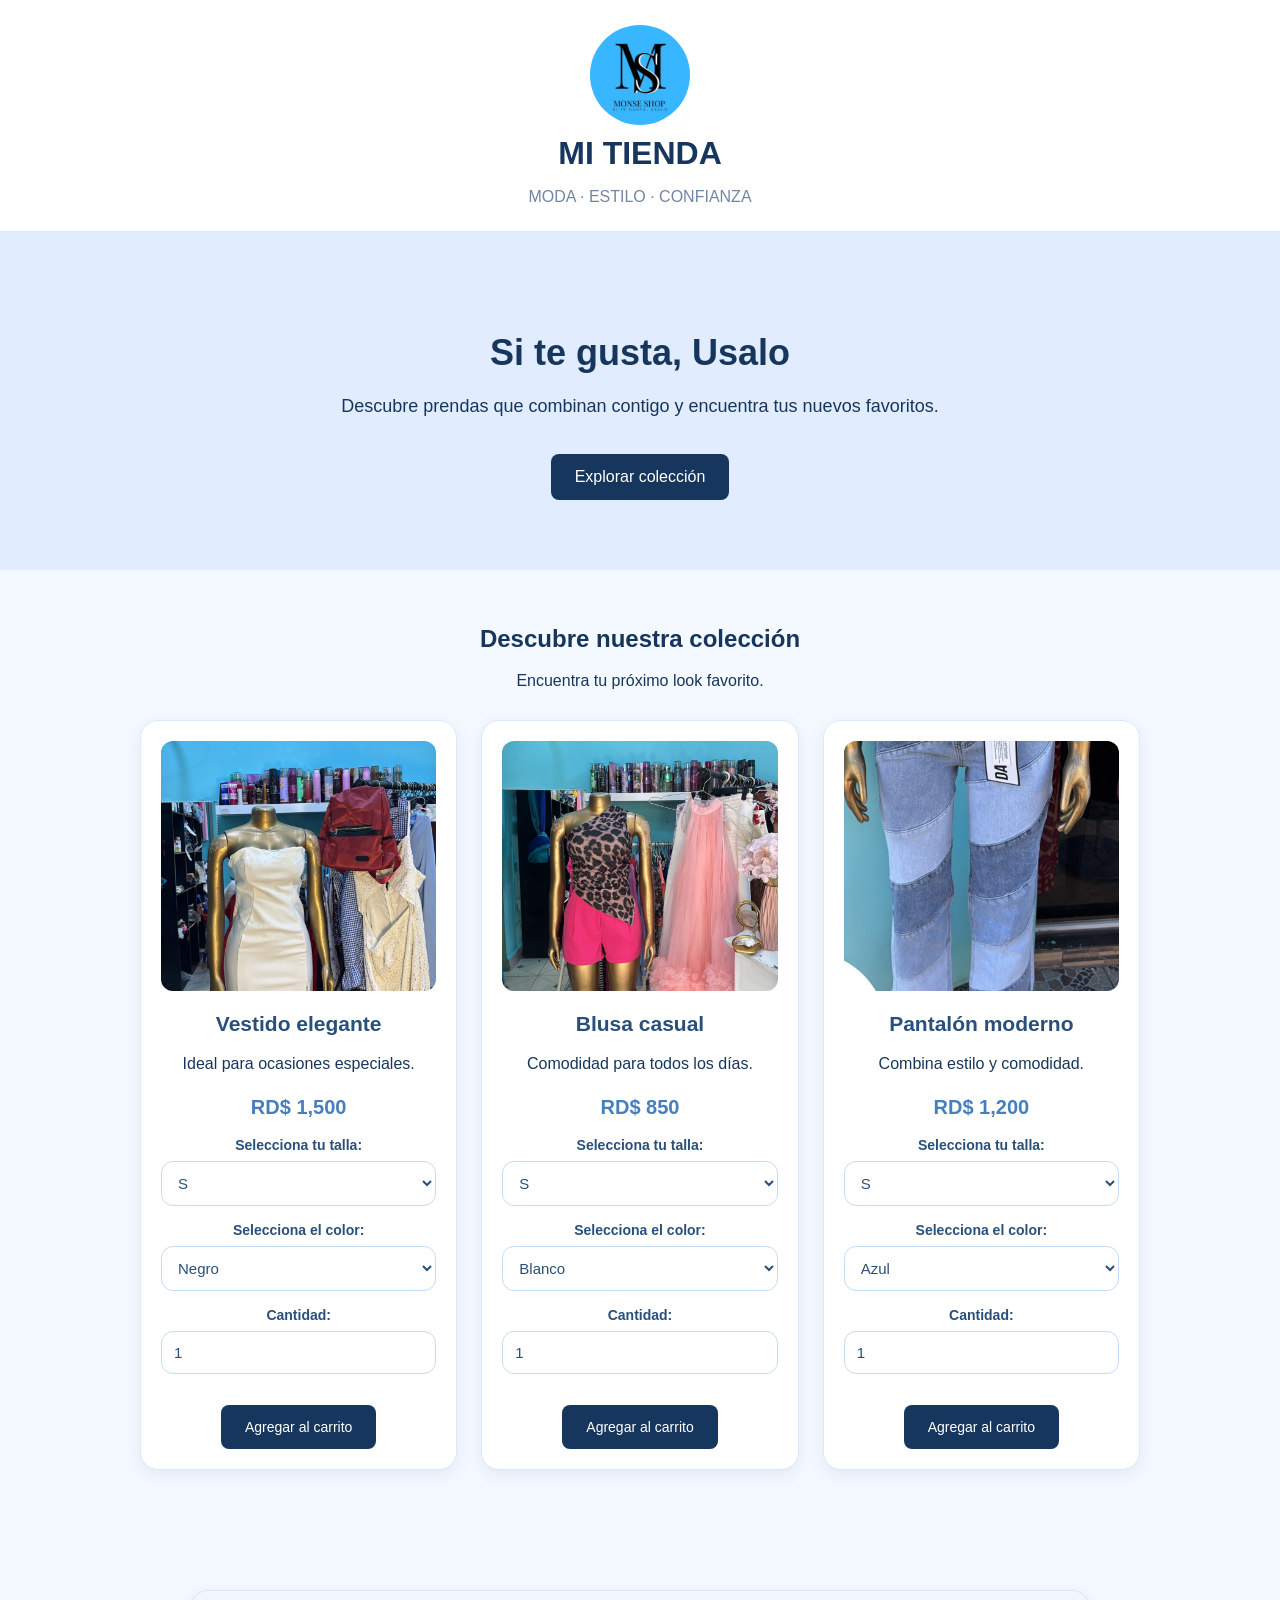
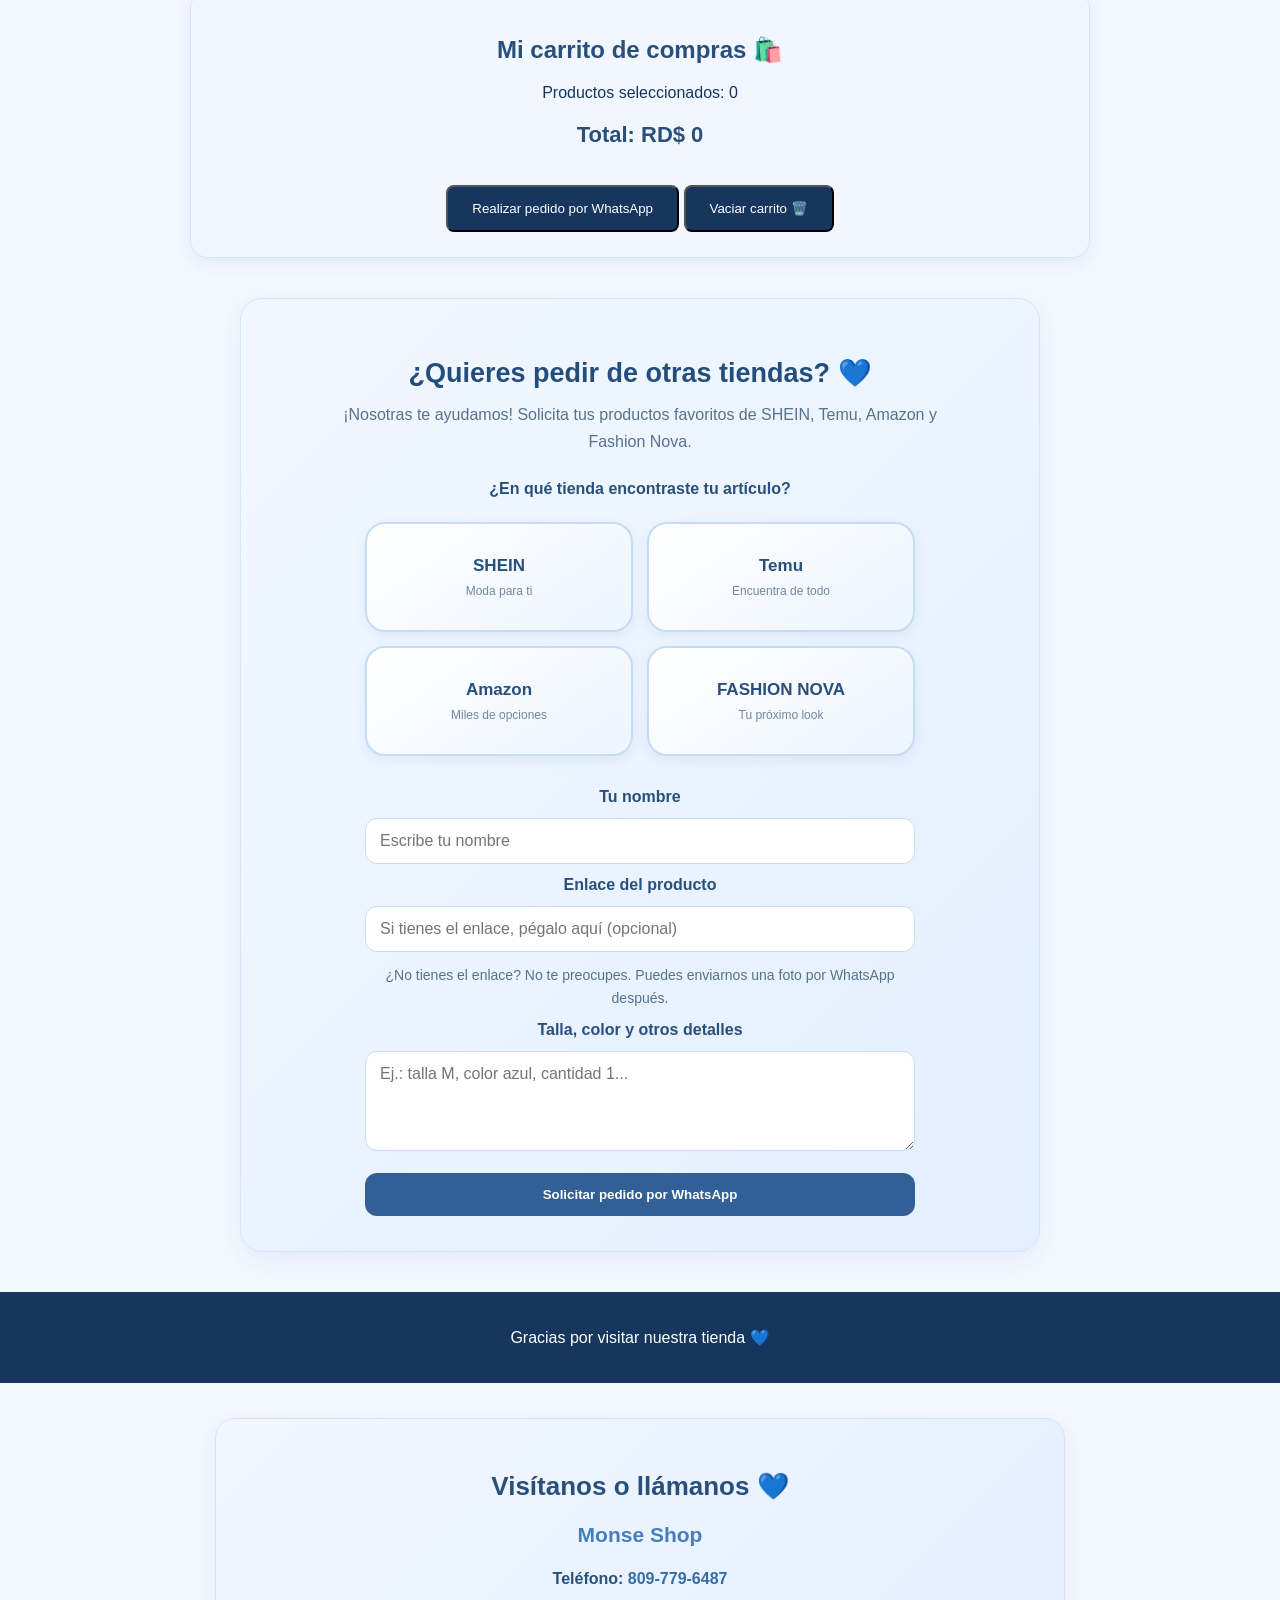
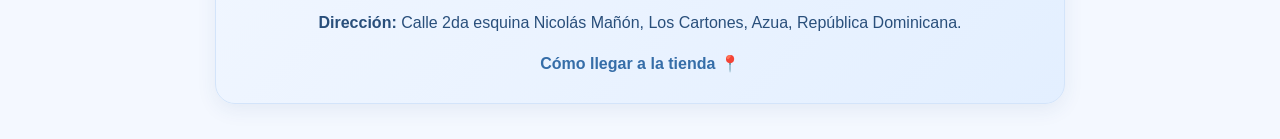
<file: index.html>
<!DOCTYPE html>
<html lang="es">
<head>
    <meta charset="UTF-8">
    <meta name="viewport" content="width=device-width, initial-scale=1.0">
    <title>Monse shop</title>
    <link rel="stylesheet" href="style.css">
</head>
<body>
<header>
    <img src="imagenes/Logo.jpeg" alt="Logo de mi tienda" class="logo">

    <h1>MI TIENDA</h1>
    <p>MODA · ESTILO · CONFIANZA</p>
</header>

    <main>
        <section class="portada">
            <h2>Si te gusta, Usalo</h2>

            <p>
                Descubre prendas que combinan contigo
                y encuentra tus nuevos favoritos.
            </p>

            <a href="#coleccion" class="boton">
                Explorar colección
            </a>
        </section>

        <section id="coleccion">
    <h2>Descubre nuestra colección</h2>
    <p>Encuentra tu próximo look favorito.</p>

    <div class="productos">

        <article class="producto">
            <div class="foto-producto">
            <img src="imagenes/Vestido.jpeg"  alt="vestido elegante">
            </div>
            <h3>Vestido elegante</h3>
            <p>Ideal para ocasiones especiales.</p>
           <p class="precio">RD$ 1,500</p>

<label for="talla-vestido">Selecciona tu talla:</label>
<select id="talla-vestido" class="opcion-producto">
    <option value="S">S</option>
    <option value="M">M</option>
    <option value="L">L</option>
    <option value="XL">XL</option>
</select>

<label for="color-vestido">Selecciona el color:</label>
<select id="color-vestido" class="opcion-producto">
    <option value="Negro">Negro</option>
    <option value="Azul">Azul</option>
    <option value="Blanco">Blanco</option>
    <option value="Rojo">Rojo</option>
</select>

<label for="cantidad-vestido">Cantidad:</label>
<input type="number" id="cantidad-vestido"
       class="opcion-producto" min="1" step="1" value="1" required>

<button class="boton agregar-carrito"
        data-nombre="Vestido elegante"
        data-precio="1500"
        data-talla="talla-vestido"
        data-color="color-vestido"
        data-cantidad="cantidad-vestido">
    Agregar al carrito
</button>
 
</a>
        </article>

        <article class="producto">
            <div class="foto-producto">
            <img src="imagenes/Blusa.jpeg"  alt="Blusa casual">
            </div>
            <h3>Blusa casual</h3>
            <p>Comodidad para todos los días.</p>
           <p class="precio">RD$ 850</p>

<label for="talla-blusa">Selecciona tu talla:</label>
<select id="talla-blusa" class="opcion-producto">
    <option value="S">S</option>
    <option value="M">M</option>
    <option value="L">L</option>
    <option value="XL">XL</option>
</select>

<label for="color-blusa">Selecciona el color:</label>
<select id="color-blusa" class="opcion-producto">
    <option value="Blanco">Blanco</option>
    <option value="Negro">Negro</option>
    <option value="Azul">Azul</option>
    <option value="Rosado">Rosado</option>
</select>

<label for="cantidad-blusa">Cantidad:</label>
<input type="number" id="cantidad-blusa"
       class="opcion-producto" min="1" step="1" value="1" required>

<button class="boton agregar-carrito"
        data-nombre="Blusa casual"
        data-precio="850"
        data-talla="talla-blusa"
        data-color="color-blusa"
        data-cantidad="cantidad-blusa">
    Agregar al carrito
</button>
  
        </article>

        <article class="producto">
            <div class="foto-producto">
            <img src="imagenes/Jeans.jpeg"  alt="Pantalón moderno">
            </div>
            <h3>Pantalón moderno</h3>
            <p>Combina estilo y comodidad.</p>
           <p class="precio">RD$ 1,200</p>

<label for="talla-jeans">Selecciona tu talla:</label>
<select id="talla-jeans" class="opcion-producto">
    <option value="S">S</option>
    <option value="M">M</option>
    <option value="L">L</option>
    <option value="XL">XL</option>
</select>

<label for="color-jeans">Selecciona el color:</label>
<select id="color-jeans" class="opcion-producto">
    <option value="Azul">Azul</option>
    <option value="Negro">Negro</option>
    <option value="Gris">Gris</option>
    <option value="Blanco">Blanco</option>
</select>

<label for="cantidad-jeans">Cantidad:</label>
<input type="number" id="cantidad-jeans"
       class="opcion-producto" min="1" step="1" value="1" required>

<button class="boton agregar-carrito"
        data-nombre="Pantalón moderno"
        data-precio="1200"
        data-talla="talla-jeans"
        data-color="color-jeans"
        data-cantidad="cantidad-jeans">
    Agregar al carrito
</button>
</a>
        </article>

    </div>
</section>
<section id="carrito-compras">
    <h2>Mi carrito de compras 🛍️</h2>

    <p>
        Productos seleccionados:
        <span id="cantidad-carrito">0</span>
    </p>

    <ul id="lista-carrito"></ul>

    <h3>
        Total:
        <span id="total-carrito">RD$ 0</span>
    </h3>
    <button id="enviar-whatsapp" class="boton">
    Realizar pedido por WhatsApp
</button>

<button id="vaciar-carrito" class="boton">
    Vaciar carrito 🗑️
</button>
</section>
    </main>
<section id="pedidos-especiales">
    <h2>¿Quieres pedir de otras tiendas? 💙</h2>

    <p>
        ¡Nosotras te ayudamos! Solicita tus productos
        favoritos de SHEIN, Temu, Amazon y Fashion Nova.
    </p>

    <form id="formulario-pedido">
        <label>¿En qué tienda encontraste tu artículo?</label>

<div class="tiendas-grid">

    <button type="button" class="tarjeta-tienda"
        data-tienda="SHEIN">
        <span class="nombre-tienda">SHEIN</span>
        <span class="texto-tienda">Moda para ti</span>
    </button>

    <button type="button" class="tarjeta-tienda"
        data-tienda="Temu">
        <span class="nombre-tienda">Temu</span>
        <span class="texto-tienda">Encuentra de todo</span>
    </button>

    <button type="button" class="tarjeta-tienda"
        data-tienda="Amazon">
        <span class="nombre-tienda">Amazon</span>
        <span class="texto-tienda">Miles de opciones</span>
    </button>

    <button type="button" class="tarjeta-tienda"
        data-tienda="Fashion Nova">
        <span class="nombre-tienda">FASHION NOVA</span>
        <span class="texto-tienda">Tu próximo look</span>
    </button>

</div>

<input type="hidden" id="tienda-pedido" required>

        <label for="nombre-cliente">
            Tu nombre
        </label>

        <input
            type="text"
            id="nombre-cliente"
            placeholder="Escribe tu nombre"
            required
        >

        <label for="enlace-producto">
            Enlace del producto
        </label>

        <input
    type="url"
    id="enlace-producto"
    placeholder="Si tienes el enlace, pégalo aquí (opcional)"
>
<p class="ayuda-formulario">
    ¿No tienes el enlace? No te preocupes.
    Puedes enviarnos una foto por WhatsApp después.
</p>

        <label for="detalles-pedido">
            Talla, color y otros detalles
        </label>

        <textarea
            id="detalles-pedido"
            placeholder="Ej.: talla M, color azul, cantidad 1..."
            rows="4"
            required
        ></textarea>

        <button type="submit" class="boton">
            Solicitar pedido por WhatsApp
        </button>
    </form>
</section>
    <footer>
        <p>Gracias por visitar nuestra tienda 💙</p>
    </footer>
<script src="script.js"></script>

<!-- Información de contacto de Monse Shop -->
<section id="contacto">
    <h2>Visítanos o llámanos 💙</h2>

    <h3>Monse Shop</h3>

    <p>
        <strong>Teléfono:</strong>
        <a href="tel:+18097796487">809-779-6487</a>
    </p>

    <p>
        <strong>Dirección:</strong>
        Calle 2da esquina Nicolás Mañón,
        Los Cartones, Azua, República Dominicana.
    </p>

    <a
        href="https://www.google.com/maps/search/?api=1&query=Calle+2da+esquina+Nicolas+Manon+Los+Cartones+Azua+Republica+Dominicana"
        target="_blank"
        rel="noopener noreferrer"
    >
        Cómo llegar a la tienda 📍
    </a>
</section>
</body>
</html>
</file>
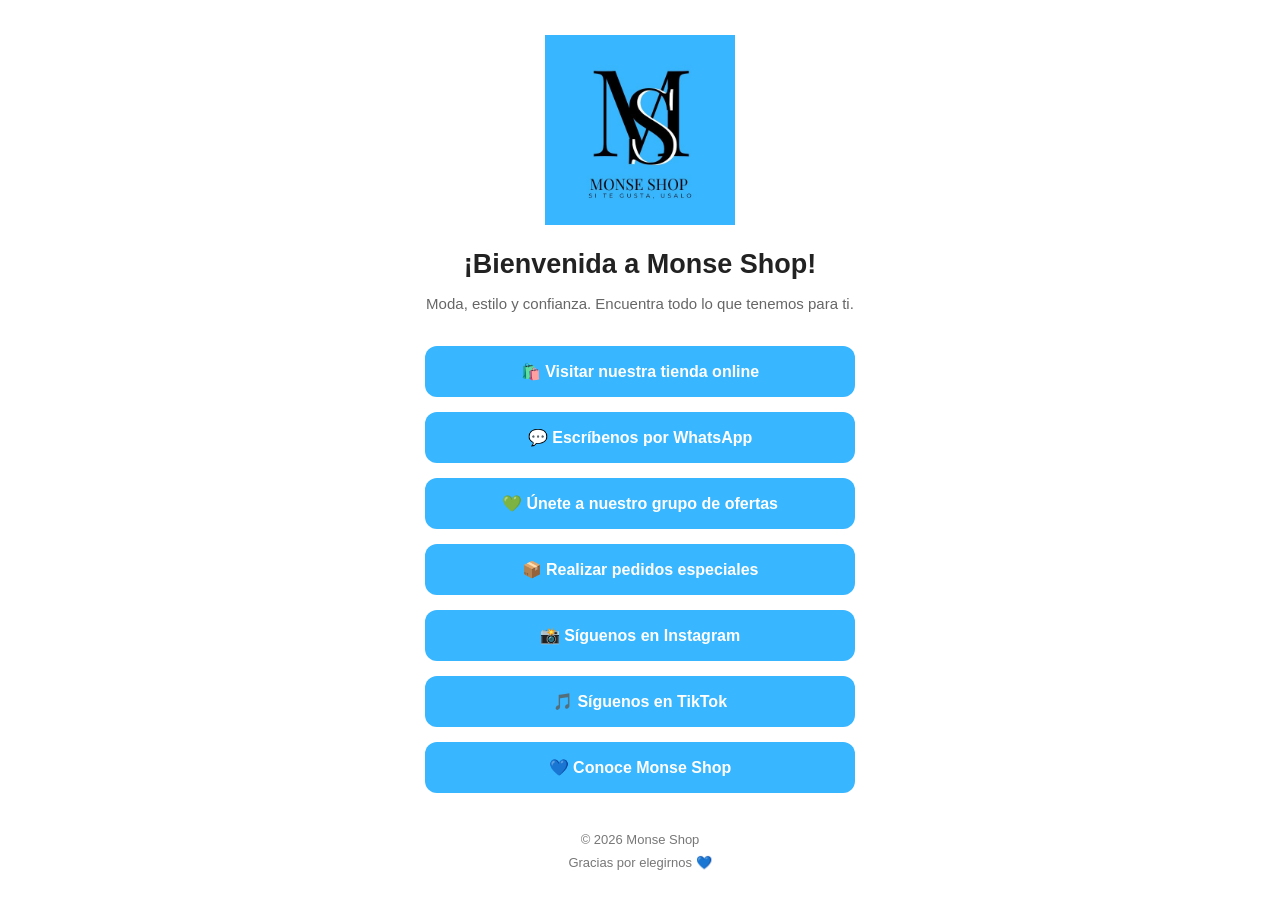
<file: enlaces.html>
<!DOCTYPE html>
<html lang="es">
<head>
    <meta charset="UTF-8">
    <meta name="viewport" content="width=device-width, initial-scale=1.0">

    <title>Monse Shop | Mis enlaces</title>

    <link rel="stylesheet" href="enlaces.css">
</head>

<body>

    <main class="contenedor">

        <img src="../imagenes/Logo.jpeg"
             alt="Logo de Monse Shop"
             class="logo">

        <h1>¡Bienvenida a Monse Shop!</h1>

        <p class="descripcion">
            Moda, estilo y confianza. 
            Encuentra todo lo que tenemos para ti.
        </p>

        <div class="enlaces">

   <a href="index.html" class="boton">
                🛍️ Visitar nuestra tienda online
            </a>

                    <a href="https://wa.me/18097796487?text=Hola%20Monse%20Shop,%20me%20gustaría%20recibir%20información."
   class="boton"
   target="_blank"
   rel="noopener noreferrer">
    💬 Escríbenos por WhatsApp
</a>

            <a href="https://chat.whatsapp.com/KAKTNoMFHKgJJ9S9ApUNiF"
   class="boton"
   target="_blank"
   rel="noopener noreferrer">
    💚 Únete a nuestro grupo de ofertas
</a>

            <a href="../index.html#pedidos-especiales" class="boton">
    📦 Realizar pedidos especiales
</a>

            <a href="https://www.instagram.com/monse_shop_rd/"
   class="boton"
   target="_blank"
   rel="noopener noreferrer">
    📸 Síguenos en Instagram
</a>
          <a href="https://www.tiktok.com/@monse_shop"
   class="boton"
   target="_blank"
   rel="noopener noreferrer">
    🎵 Síguenos en TikTok
</a>

           <a href="nosotros.html" class="boton">
    💙 Conoce Monse Shop
</a>

        </div>

        <footer>
            © 2026 Monse Shop
            <p>Gracias por elegirnos 💙</p>
        </footer>

    </main>

</body>
</html>
</file>
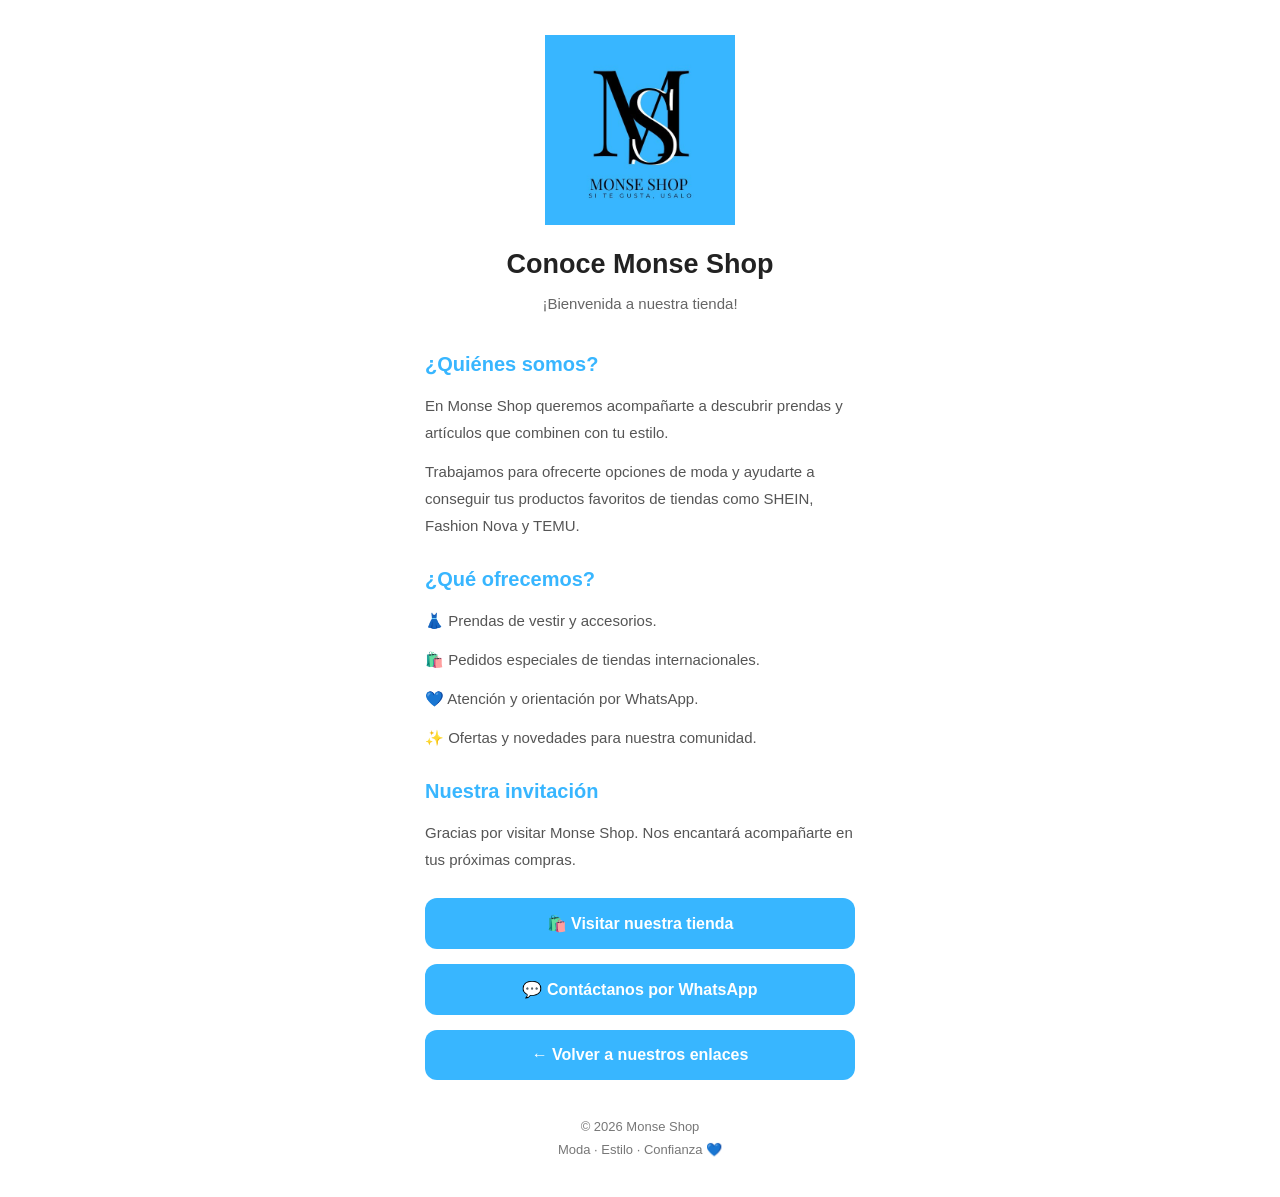
<file: nosotros.html>
<!DOCTYPE html>
<html lang="es">
<head>
    <meta charset="UTF-8">
    <meta name="viewport" content="width=device-width, initial-scale=1.0">

    <title>Conoce Monse Shop</title>

    <link rel="stylesheet" href="enlaces.css">
</head>

<body>

    <main class="contenedor">

        <img src="../imagenes/Logo.jpeg"
             alt="Logo de Monse Shop"
             class="logo">

        <h1>Conoce Monse Shop</h1>

        <p class="descripcion">
            ¡Bienvenida a nuestra tienda!
        </p>

        <section class="presentacion">

            <h2>¿Quiénes somos?</h2>

            <p>
                En Monse Shop queremos acompañarte a descubrir
                prendas y artículos que combinen con tu estilo.
            </p>

            <p>
                Trabajamos para ofrecerte opciones de moda
                y ayudarte a conseguir tus productos favoritos
                de tiendas como SHEIN, Fashion Nova y TEMU.
            </p>

            <h2>¿Qué ofrecemos?</h2>

            <p>👗 Prendas de vestir y accesorios.</p>
            <p>🛍️ Pedidos especiales de tiendas internacionales.</p>
            <p>💙 Atención y orientación por WhatsApp.</p>
            <p>✨ Ofertas y novedades para nuestra comunidad.</p>

            <h2>Nuestra invitación</h2>

            <p>
                Gracias por visitar Monse Shop.
                Nos encantará acompañarte en tus próximas compras.
            </p>

        </section>

        <div class="enlaces">

            <a href="../index.html" class="boton">
                🛍️ Visitar nuestra tienda
            </a>

            <a href="https://wa.me/18097796487"
               class="boton"
               target="_blank"
               rel="noopener noreferrer">
                💬 Contáctanos por WhatsApp
            </a>

            <a href="enlaces.html" class="boton">
                ← Volver a nuestros enlaces
            </a>

        </div>

        <footer>
            © 2026 Monse Shop
            <p>Moda · Estilo · Confianza 💙</p>
        </footer>

    </main>

</body>
</html>
</file>
<file: style.css>
/* Colores y estilos generales de la tienda */

* {
    box-sizing: border-box;
}

body {
    margin: 0;
    font-family: Arial, sans-serif;
    background-color: #F4F8FF;
    color: #17365D;
}

/* Encabezado */

header {
    background-color: #FFFFFF;
    padding: 25px 20px;
    text-align: center;
    border-bottom: 1px solid #DCE8F8;
}

header h1 {
    margin: 0;
    font-size: 32px;
    color: #17365D;
}

header p {
    color: #7186A5;
    margin-bottom: 0;
}

/* Portada principal */

.portada {
    text-align: center;
    padding: 70px 20px;
    background-color: #E1EDFF;
}

.portada h2 {
    font-size: 36px;
    margin-bottom: 15px;
}

.portada p {
    font-size: 18px;
    line-height: 1.6;
}

/* Botón principal */

.boton {
    display: inline-block;
    background-color: #17365D;
    color: white;
    padding: 14px 24px;
    border-radius: 8px;
    text-decoration: none;
    margin-top: 15px;
}

.boton:hover {
    background-color: #2D5688;
}

/* Secciones */

section {
    padding: 35px 20px;
    text-align: center;
}

footer {
    background-color: #17365D;
    color: white;
    padding: 20px;
    text-align: center;
}

/* Catálogo de productos */

.productos {
    display: grid;
    grid-template-columns: repeat(3, minmax(0, 1fr));
    gap: 24px;
    max-width: 1000px;
    margin: 30px auto;
}

.producto {
    background-color: #FFFFFF;
    padding: 20px;
    border-radius: 14px;
    border: 1px solid #DCE8F8;
    box-shadow: 0 4px 12px rgba(23, 54, 93, 0.08);
}

.foto-producto {
    background-color: #E1EDFF;
    min-height: 150px;
    display: flex;
    align-items: center;
    justify-content: center;
    font-size: 64px;
    border-radius: 10px;
}

.producto h3 {
    color: #17365D;
    margin-bottom: 8px;
}

.producto p {
    line-height: 1.5;
}

.precio {
    color: #244F85;
    font-weight: bold;
    font-size: 20px;
}

.producto .boton {
    border: none;
    cursor: pointer;
    font-size: 14px;
}

@media (max-width: 650px) {
    .productos {
        grid-template-columns: 1fr;
    }
}
.logo {
    width: 100px;
    height: 100px;
    object-fit: cover;
    border-radius: 50%;
    display: block;
    margin: 0 auto 10px;
}
.foto-producto {
    width: 100%;
    height: 250px;
    overflow: hidden;
    border-radius: 12px;
}

.foto-producto img {
    width: 100%;
    height: 100%;
    object-fit: cover;
    display: block;
}
#pedidos-especiales {
    background-color: #f0f7ff;
    padding: 35px 20px;
    margin: 30px auto;
    border-radius: 18px;
    max-width: 800px;
}

#pedidos-especiales h2 {
    color: #234b78;
    text-align: center;
}

#pedidos-especiales p {
    text-align: center;
    line-height: 1.6;
}

#formulario-pedido {
    display: flex;
    flex-direction: column;
    gap: 12px;
    max-width: 550px;
    margin: 25px auto 0;
}

#formulario-pedido label {
    color: #234b78;
    font-weight: bold;
}

#formulario-pedido input,
#formulario-pedido select,
#formulario-pedido textarea {
    width: 100%;
    box-sizing: border-box;
    padding: 12px;
    border: 1px solid #c5d9ef;
    border-radius: 10px;
    font: inherit;
    background-color: white;
}

#formulario-pedido textarea {
    resize: vertical;
}
/* Diseño de la sección de pedidos especiales */

#pedidos-especiales {
    background: linear-gradient(135deg, #f2f8ff, #e3efff);
    padding: 35px 22px;
    margin: 40px auto;
    border: 1px solid #d5e6fa;
    border-radius: 22px;
    max-width: 800px;
    box-shadow: 0 8px 24px rgba(55, 105, 160, 0.08);
}

#pedidos-especiales h2 {
    color: #244d7c;
    text-align: center;
    font-size: 27px;
    margin-bottom: 12px;
}

#pedidos-especiales > p {
    color: #58718e;
    text-align: center;
    line-height: 1.7;
    max-width: 600px;
    margin: 0 auto 25px;
}

#formulario-pedido {
    display: flex;
    flex-direction: column;
    gap: 12px;
    max-width: 550px;
    margin: 25px auto 0;
}

#formulario-pedido label {
    color: #294f7b;
    font-weight: 600;
}

#formulario-pedido input,
#formulario-pedido select,
#formulario-pedido textarea {
    width: 100%;
    box-sizing: border-box;
    padding: 13px 14px;
    border: 1px solid #cbdcf0;
    border-radius: 12px;
    font: inherit;
    color: #304b68;
    background-color: #ffffff;
    outline: none;
}

#formulario-pedido input:focus,
#formulario-pedido select:focus,
#formulario-pedido textarea:focus {
    border-color: #78a9e4;
    box-shadow: 0 0 0 3px rgba(120, 169, 228, 0.15);
}

#formulario-pedido .boton {
    border: none;
    cursor: pointer;
    margin-top: 10px;
    padding: 14px 18px;
    border-radius: 12px;
    background: #315f96;
    color: white;
    font-weight: 600;
    transition: background 0.2s ease;
}

#formulario-pedido .boton:hover {
    background: #244b78;
}

.ayuda-formulario {
    color: #58718e;
    font-size: 14px;
    line-height: 1.5;
    margin: 0;
}

@media (max-width: 600px) {
    #pedidos-especiales {
        margin: 25px 12px;
        padding: 25px 16px;
    }

    #pedidos-especiales h2 {
        font-size: 23px;
    }
}
/* Tarjetas para elegir la tienda */

.tiendas-grid {
    display: grid;
    grid-template-columns: repeat(2, minmax(0, 1fr));
    gap: 14px;
    margin: 12px 0 20px;
}

.tarjeta-tienda {
    display: flex;
    flex-direction: column;
    align-items: center;
    justify-content: center;
    gap: 8px;
    min-height: 110px;
    padding: 18px 12px;
    background: linear-gradient(145deg, #ffffff, #edf5ff);
    border: 2px solid #c6dcf5;
    border-radius: 20px;
    box-shadow: 0 4px 12px rgba(49, 95, 150, 0.08);
    cursor: pointer;
    transition: all 0.25s ease;
}

.nombre-tienda {
    color: #294f7b;
    font-size: 17px;
    font-weight: 700;
    text-align: center;
}

.texto-tienda {
    color: #7187a0;
    font-size: 12px;
    text-align: center;
}

.tarjeta-tienda:hover {
    border-color: #78a9e4;
    background: #f7faff;
    transform: translateY(-2px);
}

.tarjeta-tienda.seleccionada {
    background: #e3efff;
    border-color: #315f96;
    box-shadow: 0 0 0 2px rgba(49, 95, 150, 0.10);
}

.tarjeta-tienda.seleccionada .nombre-tienda {
    color: #1f4776;
}

@media (max-width: 380px) {
    .tiendas-grid {
        gap: 8px;
    }

    .nombre-tienda {
        font-size: 15px;
    }
}
/* Opciones de talla, color y cantidad */
.opcion-producto {
    display: block;
    width: 100%;
    box-sizing: border-box;
    margin: 8px 0 16px;
    padding: 12px;
    color: #294f7b;
    background-color: #ffffff;
    border: 1px solid #c6dcf5;
    border-radius: 12px;
    font-size: 15px;
    outline: none;
    transition: border-color 0.2s ease, box-shadow 0.2s ease;
}

/* Cuando la clienta selecciona una opción */
.opcion-producto:focus {
    border-color: #78a9e4;
    box-shadow: 0 0 0 3px rgba(120, 169, 228, 0.18);
}

/* Etiquetas de las opciones */
.producto label {
    display: block;
    margin-top: 10px;
    color: #294f7b;
    font-size: 14px;
    font-weight: 600;
}
/* Diseño elegante para las tarjetas de productos */
.producto {
    background-color: #ffffff;
    border: 1px solid #dce9f8;
    border-radius: 18px;
    padding: 20px;
    margin-bottom: 25px;
    box-shadow: 0 5px 15px rgba(41, 79, 123, 0.08);
    transition: transform 0.3s ease, box-shadow 0.3s ease;
}

/* Efecto al pasar el cursor */
.producto:hover {
    transform: translateY(-4px);
    box-shadow: 0 10px 25px rgba(41, 79, 123, 0.15);
}

/* Imágenes de los productos */
.producto img {
    width: 100%;
    max-width: 320px;
    height: 320px;
    object-fit: cover;
    display: block;
    margin: 0 auto 18px;
    border-radius: 14px;
}

/* Nombre del producto */
.producto h3 {
    color: #294f7b;
    font-size: 21px;
    margin-bottom: 10px;
}

/* Precio */
.producto .precio {
    color: #477fbd;
    font-size: 20px;
    font-weight: bold;
    margin: 15px 0;
}
/* Diseño elegante para las tarjetas de productos */
.producto {
    background-color: #ffffff;
    border: 1px solid #dce9f8;
    border-radius: 18px;
    padding: 20px;
    margin-bottom: 25px;
    box-shadow: 0 5px 15px rgba(41, 79, 123, 0.08);
    transition: transform 0.3s ease, box-shadow 0.3s ease;
}

/* Efecto al pasar el cursor */
.producto:hover {
    transform: translateY(-4px);
    box-shadow: 0 10px 25px rgba(41, 79, 123, 0.15);
}

/* Imágenes de los productos */
.producto img {
    width: 100%;
    max-width: 320px;
    height: 320px;
    object-fit: cover;
    display: block;
    margin: 0 auto 18px;
    border-radius: 14px;
}

/* Nombre del producto */
.producto h3 {
    color: #294f7b;
    font-size: 21px;
    margin-bottom: 10px;
}

/* Precio */
.producto .precio {
    color: #477fbd;
    font-size: 20px;
    font-weight: bold;
    margin: 15px 0;
}
/* Adaptación de la tienda para celulares */
@media (max-width: 600px) {
    .productos {
        display: grid;
        grid-template-columns: 1fr;
        gap: 20px;
        padding: 12px;
    }

    .producto {
        width: 100%;
        box-sizing: border-box;
        padding: 16px;
    }

    .producto img {
        width: 100%;
        max-width: 100%;
        height: 280px;
        object-fit: cover;
    }

    .producto h3 {
        font-size: 19px;
    }

    .boton {
        width: 100%;
        box-sizing: border-box;
        padding: 14px;
    }

    #carrito-compras {
        padding: 16px;
        margin: 15px 10px;
    }

    .opcion-producto {
        font-size: 16px;
    }
}
/* Diseño del carrito de compras */
#carrito-compras {
    background-color: #f2f7ff;
    border: 1px solid #d6e6fa;
    border-radius: 18px;
    padding: 25px;
    margin: 30px auto;
    max-width: 900px;
    box-shadow: 0 5px 18px rgba(41, 79, 123, 0.08);
}

/* Título del carrito */
#carrito-compras h2 {
    color: #294f7b;
    margin-bottom: 20px;
}

/* Lista de productos seleccionados */
#lista-carrito {
    padding-left: 20px;
}

/* Cada producto dentro del carrito */
#lista-carrito li {
    background-color: #ffffff;
    border: 1px solid #dce9f8;
    border-radius: 12px;
    padding: 14px;
    margin-bottom: 12px;
    color: #294f7b;
    line-height: 1.8;
    overflow-wrap: anywhere;
}

/* Total del pedido */
#carrito-compras h3 {
    color: #294f7b;
    font-size: 22px;
    margin-top: 20px;
}

/* Botones de eliminar productos */
#lista-carrito li button {
    background-color: #e5effc;
    color: #294f7b;
    border: none;
    border-radius: 8px;
    padding: 8px 12px;
    margin: 8px;
    cursor: pointer;
}
/* Sección de contacto de Monse Shop */
#contacto {
    background: linear-gradient(135deg, #f2f7ff, #e3efff);
    border: 1px solid #d3e4fa;
    border-radius: 20px;
    padding: 30px 20px;
    margin: 35px auto;
    max-width: 850px;
    text-align: center;
    box-shadow: 0 6px 20px rgba(41, 79, 123, 0.08);
    box-sizing: border-box;
}

/* Título de contacto */
#contacto h2 {
    color: #294f7b;
    font-size: 26px;
    margin-bottom: 20px;
}

/* Nombre de la tienda */
#contacto h3 {
    color: #477fbd;
    font-size: 21px;
    margin-bottom: 18px;
}

/* Teléfono y dirección */
#contacto p {
    color: #294f7b;
    font-size: 16px;
    line-height: 1.8;
    overflow-wrap: anywhere;
}

/* Enlaces de contacto */
#contacto a {
    color: #356da8;
    font-weight: 600;
    text-decoration: none;
}

/* Efecto al pasar el cursor */
#contacto a:hover {
    color: #1f426b;
    text-decoration: underline;
}

/* Adaptación a celulares */
@media (max-width: 600px) {
    #contacto {
        margin: 25px 12px;
        padding: 24px 16px;
    }

    #contacto h2 {
        font-size: 23px;
    }
}
</file>
<file: enlaces.css>
/* ESTILO GENERAL */
* {
    margin: 0;
    padding: 0;
    box-sizing: border-box;
}

body {
    font-family: Arial, sans-serif;
    background-color: #ffffff;
    color: #222222;
    min-height: 100vh;
    display: flex;
    justify-content: center;
    padding: 35px 20px;
}

/* CONTENEDOR PRINCIPAL */
.contenedor {
    width: 100%;
    max-width: 430px;
    text-align: center;
}

/* LOGO */
.logo {
    width: 190px;
    max-width: 80%;
    height: auto;
    margin-bottom: 20px;
}

/* TITULO */
h1 {
    font-size: 27px;
    color: #222222;
    margin-bottom: 12px;
}

/* DESCRIPCION */
.descripcion {
    font-size: 15px;
    color: #666666;
    line-height: 1.6;
    margin-bottom: 30px;
}

/* BOTONES */
.enlaces {
    display: flex;
    flex-direction: column;
    gap: 15px;
}

.boton {
    display: block;
    background-color: #38B6FF;
    color: #ffffff;
    text-decoration: none;
    padding: 16px;
    border-radius: 12px;
    font-size: 16px;
    font-weight: bold;
    transition: 0.3s;
}

/* EFECTO AL PASAR EL CURSOR */
.boton:hover {
    background-color: #2099DF;
    transform: translateY(-2px);
}

/* PIE DE PAGINA */
footer {
    margin-top: 35px;
    font-size: 13px;
    color: #777777;
    line-height: 1.8;
}

/* PRESENTACIÓN DE MONSE SHOP */

.presentacion {
    text-align: left;
    margin: 25px 0;
    line-height: 1.8;
}

.presentacion h2 {
    color: #38B6FF;
    font-size: 20px;
    margin: 22px 0 10px;
}

.presentacion p {
    color: #555555;
    font-size: 15px;
    margin-bottom: 12px;
}
</file>
